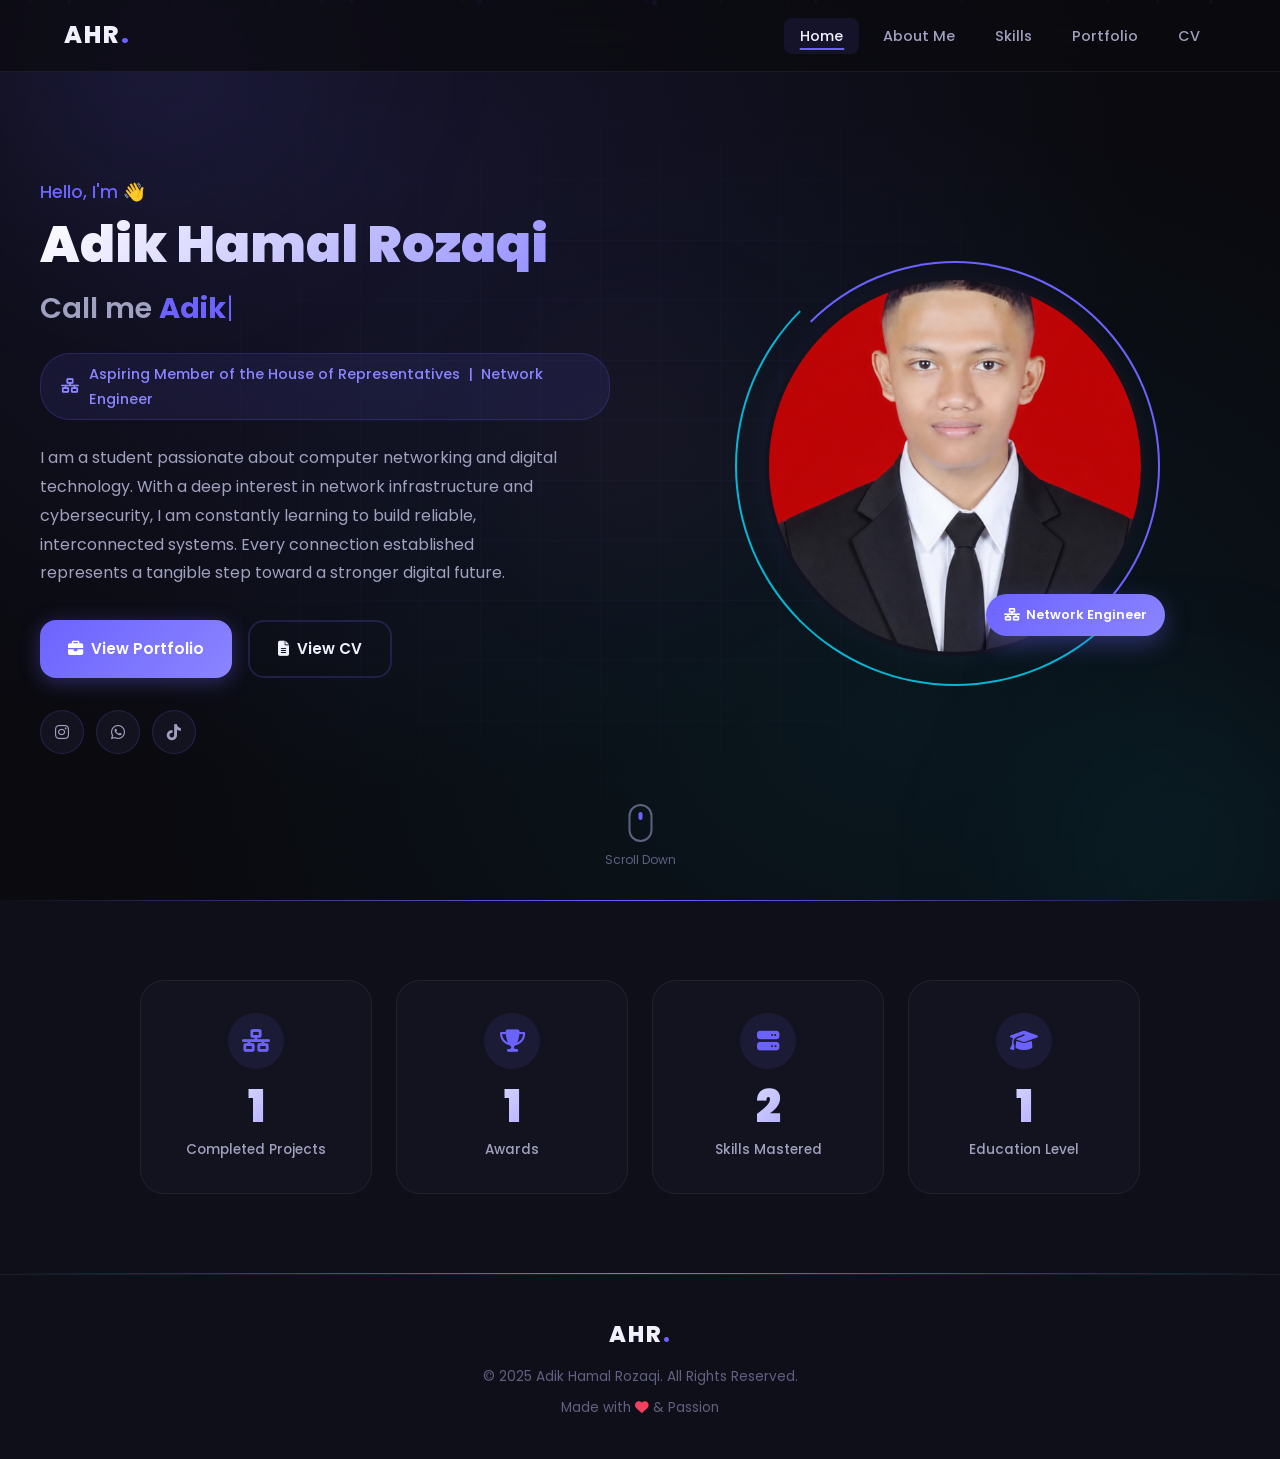
<file: index.html>
<!DOCTYPE html>
<html lang="id">
<head>
  <meta charset="UTF-8" />
  <meta name="viewport" content="width=device-width, initial-scale=1.0" />
  <title>Adik Hamal Rozaqi - Personal Branding</title>
  <link rel="icon" type="image/png" href="favicon-32x32.png" />
  <link rel="stylesheet" href="css/style.css" />
  <link rel="stylesheet" href="css/home.css" />
  <link href="https://fonts.googleapis.com/css2?family=Poppins:wght@300;400;500;600;700;800;900&display=swap" rel="stylesheet" />
  <link rel="stylesheet" href="https://cdnjs.cloudflare.com/ajax/libs/font-awesome/6.5.0/css/all.min.css" />
</head>
<body>

  <!-- NAVBAR -->
  <nav class="navbar" id="navbar">
    <div class="nav-container">
      <div class="nav-logo">
        <span class="logo-text">AHR<span class="accent">.</span></span>
      </div>
      <ul class="nav-links" id="navLinks">
        <li><a href="index.html" class="active">Home</a></li>
        <li><a href="about.html">About Me</a></li>
        <li><a href="skills.html">Skills</a></li>
        <li><a href="portfolio.html">Portfolio</a></li>
        <li><a href="cv.html">CV</a></li>
      </ul>
      <div class="hamburger" id="hamburger">
        <span></span><span></span><span></span>
      </div>
    </div>
  </nav>

  <!-- HERO SECTION -->
  <section class="hero" id="home">
    <div class="particles" id="particles"></div>
    <div class="orb orb-1"></div>
    <div class="orb orb-2"></div>
    <div class="orb orb-3"></div>

    <div class="hero-container">
      <div class="hero-text">
        <p class="hero-greeting">Hello, I'm 👋</p>
        <h1 class="hero-name">Adik Hamal Rozaqi</h1>
        <h2 class="hero-nickname">Call me <span class="accent-text" id="typewriter"></span><span class="cursor">|</span></h2>
        <div class="hero-tagline">
          <i class="fas fa-network-wired"></i>
          <span>Aspiring Member of the House of Representatives &nbsp;|&nbsp; Network Engineer</span>
        </div>
        <p class="hero-desc">
          I am a student passionate about computer networking and digital technology. 
          With a deep interest in network infrastructure and cybersecurity, I am constantly learning to build reliable, 
          interconnected systems. Every connection established represents a tangible step toward a stronger digital future.
        </p>
        <div class="hero-buttons">
          <a href="portfolio.html" class="btn btn-primary">
            <i class="fas fa-briefcase"></i> View Portfolio
          </a>
          <a href="cv.html" class="btn btn-outline">
            <i class="fas fa-file-alt"></i> View CV
          </a>
        </div>
        <div class="hero-socials">
          <a href="https://www.instagram.com/zakyqt_?igsh=dTUwZ3pwamFhMXZj" class="social-icon" title="Instagram" target="_blank"><i class="fab fa-instagram"></i></a>
          <a href="https://wa.me/62895422569550?text=Hallo+bang+zakiii+oi" class="social-icon" title="WhatsApp" target="_blank"><i class="fab fa-whatsapp"></i></a>
          <a href="https://tiktok.com/@ad1kick" class="social-icon" title="TikTok" target="_blank"><i class="fab fa-tiktok"></i></a>
        </div>
      </div>

      <div class="hero-image">
        <div class="image-wrapper">
          <div class="image-glow"></div>
          <div class="image-ring ring-1"></div>
          <div class="image-ring ring-2"></div>
          <img
            src="fotoadikjas.png"
            alt="Foto Profesional Adik Hamal Rozaqi"
            class="profile-photo"
            onerror="this.src='https://ui-avatars.com/api/?name=Adik+Rozaqi&size=400&background=6c63ff&color=fff&bold=true&font-size=0.33'"
          />
          <div class="image-badge">
            <i class="fas fa-network-wired"></i>
            <span>Network Engineer</span>
          </div>
        </div>
      </div>
    </div>

    <div class="scroll-indicator">
      <div class="scroll-mouse">
        <div class="scroll-wheel"></div>
      </div>
      <span>Scroll Down</span>
    </div>
  </section>

  <!-- QUICK STATS -->
  <section class="stats-section">
    <div class="stats-container">
      <div class="stat-card">
        <div class="stat-icon"><i class="fas fa-network-wired"></i></div>
        <h3 class="stat-number" data-target="4">0</h3>
        <p>Completed Projects</p>
      </div>
      <div class="stat-card">
        <div class="stat-icon"><i class="fas fa-trophy"></i></div>
        <h3 class="stat-number" data-target="3">0</h3>
        <p>Awards</p>
      </div>
      <div class="stat-card">
        <div class="stat-icon"><i class="fas fa-server"></i></div>
        <h3 class="stat-number" data-target="5">0</h3>
        <p>Skills Mastered</p>
      </div>
      <div class="stat-card">
        <div class="stat-icon"><i class="fas fa-graduation-cap"></i></div>
        <h3 class="stat-number" data-target="4">0</h3>
        <p>Education Level</p>
      </div>
    </div>
  </section>

  <!-- FOOTER -->
  <footer class="footer">
    <div class="footer-content">
      <p class="footer-logo">AHR<span class="accent">.</span></p>
      <p class="footer-copy">&copy; 2025 Adik Hamal Rozaqi. All Rights Reserved.</p>
      <p class="footer-love">Made with <i class="fas fa-heart" style="color:#f43f5e"></i> &amp; Passion</p>
    </div>
  </footer>

  <script src="js/main.js"></script>
  <script src="js/home.js"></script>
</body>
</html>
</file>
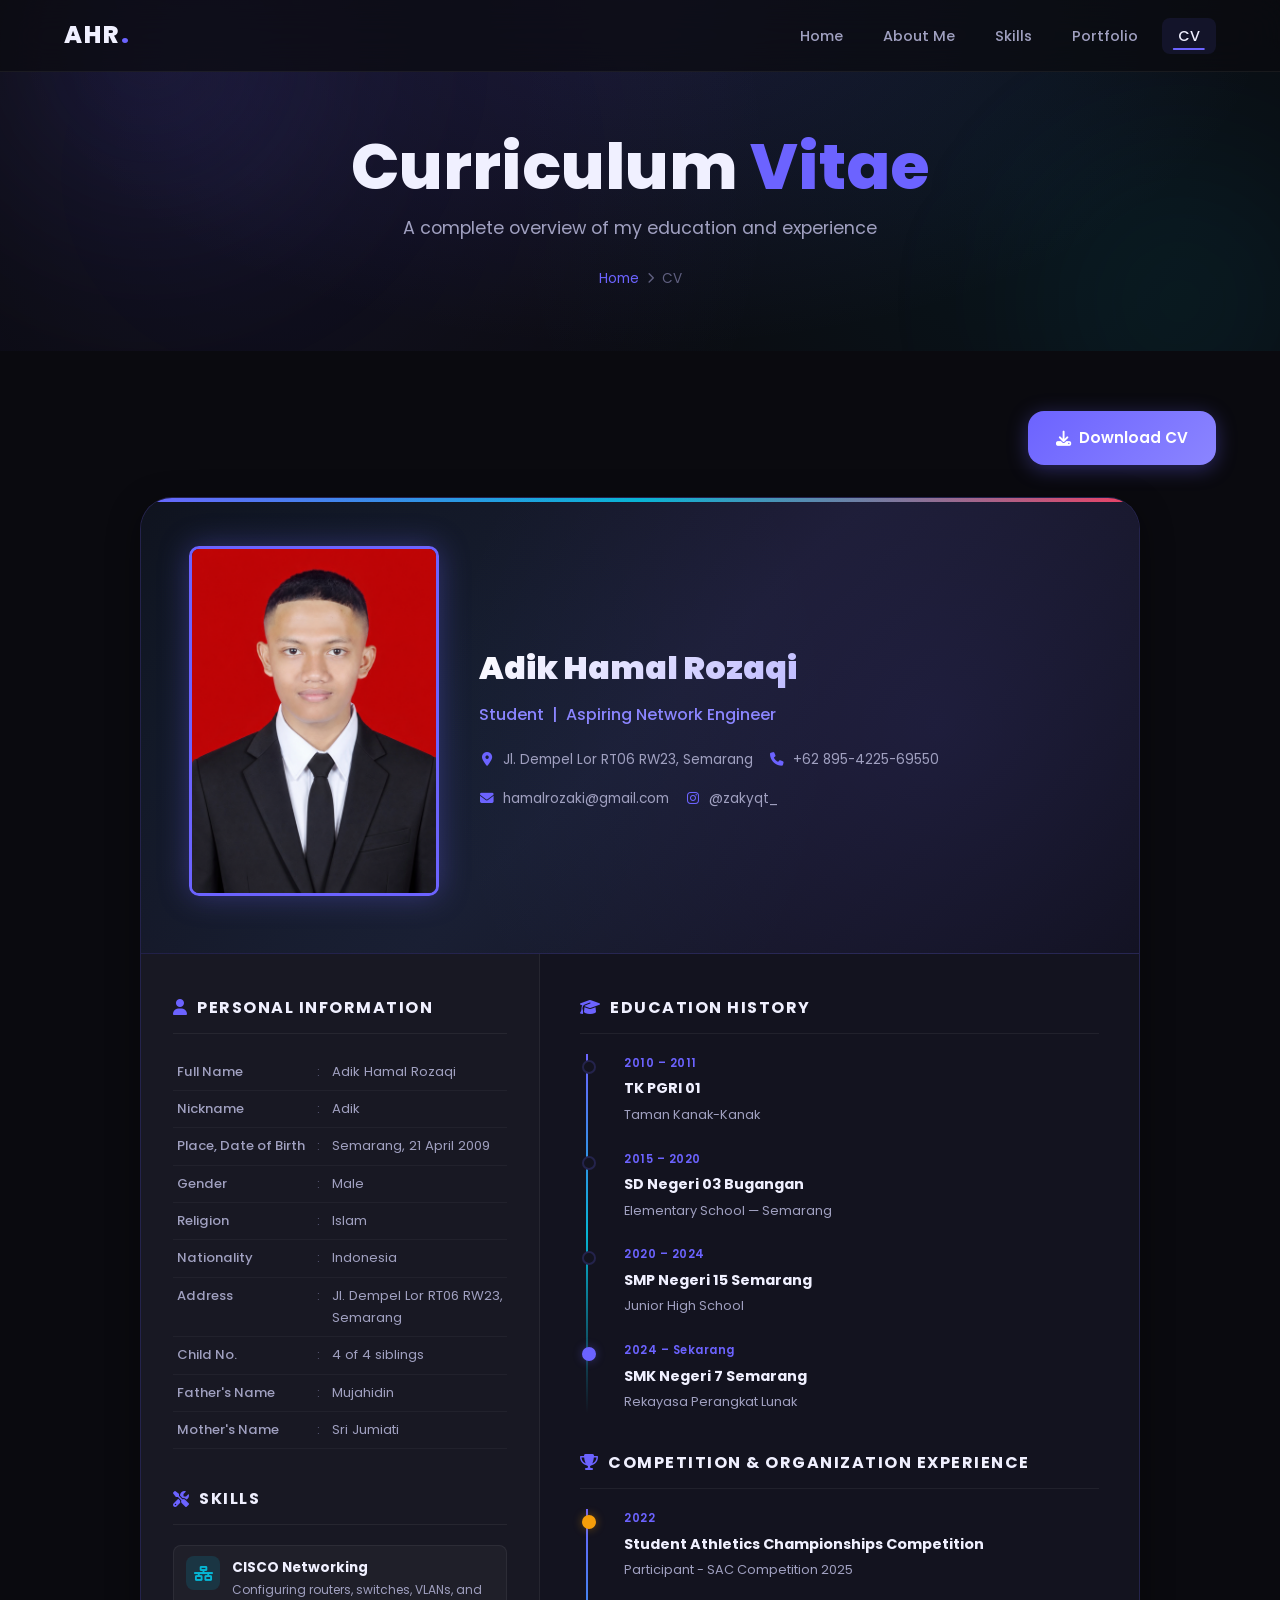
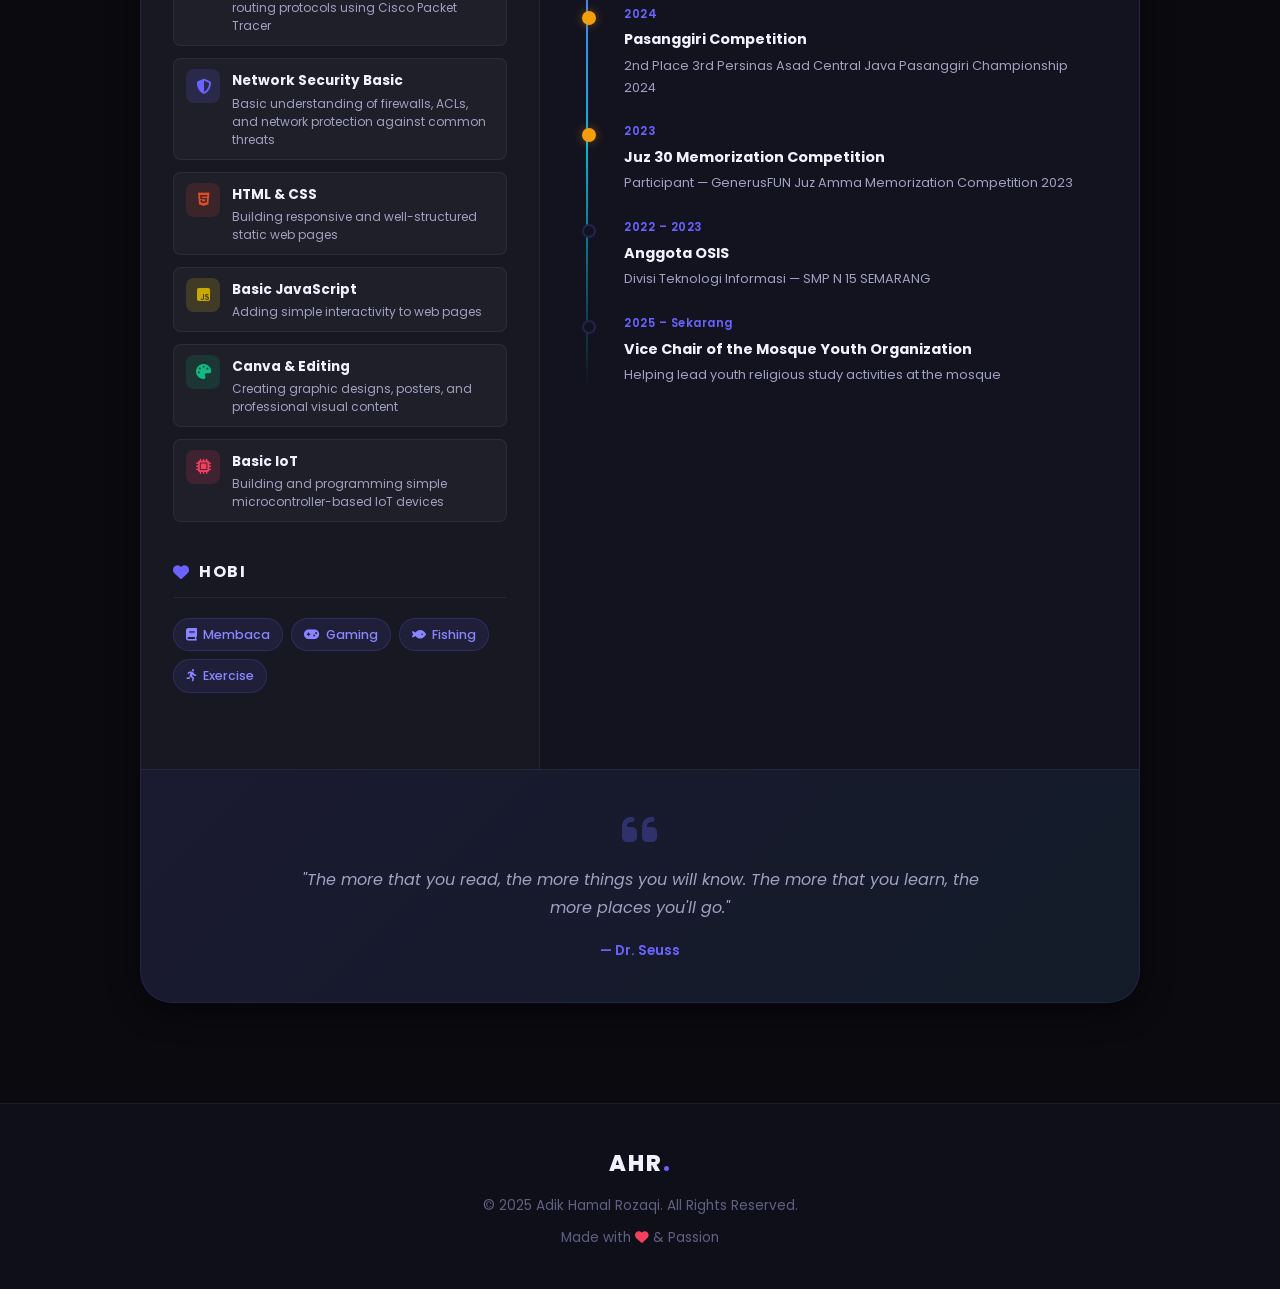
<file: cv.html>
<!DOCTYPE html>
<html lang="id">
<head>
  <meta charset="UTF-8" />
  <meta name="viewport" content="width=device-width, initial-scale=1.0" />
  <title>CV - Adik Hamal Rozaqi</title>
  <link rel="icon" type="image/png" href="favicon-32x32.png" />
  <link rel="stylesheet" href="css/style.css" />
  <link rel="stylesheet" href="css/cv.css" />
  <link href="https://fonts.googleapis.com/css2?family=Poppins:wght@300;400;500;600;700;800;900&display=swap" rel="stylesheet" />
  <link rel="stylesheet" href="https://cdnjs.cloudflare.com/ajax/libs/font-awesome/6.5.0/css/all.min.css" />
</head>
<body>

  <!-- NAVBAR -->
  <nav class="navbar" id="navbar">
    <div class="nav-container">
      <div class="nav-logo">
        <span class="logo-text">AHR<span class="accent">.</span></span>
      </div>
      <ul class="nav-links" id="navLinks">
        <li><a href="index.html">Home</a></li>
        <li><a href="about.html">About Me</a></li>
        <li><a href="skills.html">Skills</a></li>
        <li><a href="portfolio.html">Portfolio</a></li>
        <li><a href="cv.html" class="active">CV</a></li>
      </ul>
      <div class="hamburger" id="hamburger">
        <span></span><span></span><span></span>
      </div>
    </div>
  </nav>

  <!-- PAGE HEADER -->
  <section class="page-header">
    <div class="orb orb-1"></div>
    <div class="orb orb-2"></div>
    <div class="page-header-content">
      <h1>Curriculum <span class="accent-text">Vitae</span></h1>
      <p>A complete overview of my education and experience</p>
      <div class="breadcrumb">
        <a href="index.html">Home</a>
        <i class="fas fa-chevron-right"></i>
        <span>CV</span>
      </div>
    </div>
  </section>

  <!-- CV WRAPPER -->
  <section class="cv-section">
    <div class="container">

      <!-- Print Button -->
      <div class="cv-actions">
  <a href="cvadik.pdf"
     download="cvadik.pdf"
     class="btn btn-primary">
    <i class="fas fa-download"></i> Download CV
  </a>
</div>

      <!-- CV DOCUMENT -->
      <div class="cv-document" id="cvDocument">

        <!-- CV HEADER -->
        <div class="cv-header">
          <div class="cv-photo-wrapper">
            <img
              src="fotoadikjas - Copy.png"
              alt="Foto Profesional"
              class="cv-photo"
              onerror="this.src='https://ui-avatars.com/api/?name=Adik+Rozaqi&size=200&background=6c63ff&color=fff&bold=true'"
            />
          </div>
          <div class="cv-header-info">
            <h1 class="cv-name">Adik Hamal Rozaqi</h1>
            <p class="cv-title">Student  &nbsp;|&nbsp; Aspiring Network Engineer</p>
            <div class="cv-contacts">
              <div class="cv-contact-item">
                <i class="fas fa-map-marker-alt"></i>
                <span>Jl. Dempel Lor RT06 RW23, Semarang</span>
              </div>
              <div class="cv-contact-item">
                <i class="fas fa-phone"></i>
                <span>+62 895-4225-69550</span>
              </div>
              <div class="cv-contact-item">
                <i class="fas fa-envelope"></i>
                <span>hamalrozaki@gmail.com</span>
              </div>
              <div class="cv-contact-item">
                <i class="fab fa-instagram"></i>
                <span>@zakyqt_</span>
              </div>
            </div>
          </div>
        </div>

        <!-- CV BODY -->
        <div class="cv-body">

          <!-- LEFT COLUMN -->
          <div class="cv-left">

            <!-- Personal Information -->
            <div class="cv-block">
              <div class="cv-block-title">
                <i class="fas fa-user"></i>
                <h2>Personal Information</h2>
              </div>
              <div class="cv-block-content">
                <table class="cv-table">
                  <tr>
                    <td class="cv-td-label">Full Name</td>
                    <td>:</td>
                    <td>Adik Hamal Rozaqi</td>
                  </tr>
                  <tr>
                    <td class="cv-td-label">Nickname</td>
                    <td>:</td>
                    <td>Adik</td>
                  </tr>
                  <tr>
                    <td class="cv-td-label">Place, Date of Birth</td>
                    <td>:</td>
                    <td>Semarang, 21 April 2009</td>
                  </tr>
                  <tr>
                    <td class="cv-td-label">Gender</td>
                    <td>:</td>
                    <td>Male</td>
                  </tr>
                  <tr>
                    <td class="cv-td-label">Religion</td>
                    <td>:</td>
                    <td>Islam</td>
                  </tr>
                  <tr>
                    <td class="cv-td-label">Nationality</td>
                    <td>:</td>
                    <td>Indonesia</td>
                  </tr>
                  <tr>
                    <td class="cv-td-label">Address</td>
                    <td>:</td>
                    <td>Jl. Dempel Lor RT06 RW23, Semarang</td>
                  </tr>
                  <tr>
                    <td class="cv-td-label">Child No.</td>
                    <td>:</td>
                    <td>4 of 4 siblings</td>
                  </tr>
                  <tr>
                    <td class="cv-td-label">Father's Name</td>
                    <td>:</td>
                    <td>Mujahidin</td>
                  </tr>
                  <tr>
                    <td class="cv-td-label">Mother's Name</td>
                    <td>:</td>
                    <td>Sri Jumiati</td>
                  </tr>
                </table>
              </div>
            </div>

            <!-- Skills -->
            <div class="cv-block">
              <div class="cv-block-title">
                <i class="fas fa-tools"></i>
                <h2>Skills</h2>
              </div>
              <div class="cv-block-content">
                <div class="cv-skills-desc">

                  <div class="cv-skill-desc-item">
                    <div class="cv-skill-desc-icon" style="background:rgba(6,182,212,0.15);color:#06b6d4">
                      <i class="fas fa-network-wired"></i>
                    </div>
                    <div class="cv-skill-desc-text">
                      <h4>CISCO Networking</h4>
                      <p>Configuring routers, switches, VLANs, and routing protocols using Cisco Packet Tracer</p>
                    </div>
                  </div>

                  <div class="cv-skill-desc-item">
                    <div class="cv-skill-desc-icon" style="background:rgba(108,99,255,0.15);color:#6c63ff">
                      <i class="fas fa-shield-alt"></i>
                    </div>
                    <div class="cv-skill-desc-text">
                      <h4>Network Security Basic</h4>
                      <p>Basic understanding of firewalls, ACLs, and network protection against common threats</p>
                    </div>
                  </div>

                  <div class="cv-skill-desc-item">
                    <div class="cv-skill-desc-icon" style="background:rgba(228,77,38,0.15);color:#e44d26">
                      <i class="fab fa-html5"></i>
                    </div>
                    <div class="cv-skill-desc-text">
                      <h4>HTML &amp; CSS</h4>
                      <p>Building responsive and well-structured static web pages</p>
                    </div>
                  </div>

                  <div class="cv-skill-desc-item">
                    <div class="cv-skill-desc-icon" style="background:rgba(247,223,30,0.15);color:#c9a800">
                      <i class="fab fa-js-square"></i>
                    </div>
                    <div class="cv-skill-desc-text">
                      <h4>Basic JavaScript</h4>
                      <p>Adding simple interactivity to web pages</p>
                    </div>
                  </div>

                  <div class="cv-skill-desc-item">
                    <div class="cv-skill-desc-icon" style="background:rgba(16,185,129,0.15);color:#10b981">
                      <i class="fas fa-palette"></i>
                    </div>
                    <div class="cv-skill-desc-text">
                      <h4>Canva &amp; Editing</h4>
                      <p>Creating graphic designs, posters, and professional visual content</p>
                    </div>
                  </div>

                  <div class="cv-skill-desc-item">
                    <div class="cv-skill-desc-icon" style="background:rgba(244,63,94,0.15);color:#f43f5e">
                      <i class="fas fa-microchip"></i>
                    </div>
                    <div class="cv-skill-desc-text">
                      <h4>Basic IoT</h4>
                      <p>Building and programming simple microcontroller-based IoT devices</p>
                    </div>
                  </div>

                </div>
              </div>
            </div>

            <!-- Hobi -->
            <div class="cv-block">
              <div class="cv-block-title">
                <i class="fas fa-heart"></i>
                <h2>Hobi</h2>
              </div>
              <div class="cv-block-content">
                <div class="cv-hobbies">
                  <span class="cv-hobby-tag"><i class="fas fa-book"></i> Membaca</span>
                  <span class="cv-hobby-tag"><i class="fas fa-gamepad"></i> Gaming</span>
                  <span class="cv-hobby-tag"><i class="fas fa-fish"></i> Fishing</span>
                  <span class="cv-hobby-tag"><i class="fas fa-running"></i> Exercise</span>
                </div>
              </div>
            </div>

          </div>

          <!-- RIGHT COLUMN -->
          <div class="cv-right">

            <!-- Education -->
            <div class="cv-block">
              <div class="cv-block-title">
                <i class="fas fa-graduation-cap"></i>
                <h2>Education History</h2>
              </div>
              <div class="cv-block-content">
                <div class="cv-timeline">
                  <div class="cv-timeline-item">
                    <div class="cv-timeline-dot"></div>
                    <div class="cv-timeline-info">
                      <div class="cv-timeline-year">2010 – 2011</div>
                      <h4>TK PGRI 01</h4>
                      <p>Taman Kanak-Kanak</p>
                    </div>
                  </div>
                  <div class="cv-timeline-item">
                    <div class="cv-timeline-dot"></div>
                    <div class="cv-timeline-info">
                      <div class="cv-timeline-year">2015 – 2020</div>
                      <h4>SD Negeri 03 Bugangan</h4>
                      <p>Elementary School — Semarang</p>
                    </div>
                  </div>
                  <div class="cv-timeline-item">
                    <div class="cv-timeline-dot"></div>
                    <div class="cv-timeline-info">
                      <div class="cv-timeline-year">2020 – 2024</div>
                      <h4>SMP Negeri 15 Semarang</h4>
                      <p>Junior High School</p>
                    </div>
                  </div>
                  <div class="cv-timeline-item active">
                    <div class="cv-timeline-dot active"></div>
                    <div class="cv-timeline-info">
                      <div class="cv-timeline-year">2024 – Sekarang</div>
                      <h4>SMK Negeri 7 Semarang</h4>
                      <p>Rekayasa Perangkat Lunak</p>
                    </div>
                  </div>
                </div>
              </div>
            </div>

            <!-- Pengalaman Lomba & Organisasi -->
            <div class="cv-block">
              <div class="cv-block-title">
                <i class="fas fa-trophy"></i>
                <h2>Competition &amp; Organization Experience</h2>
              </div>
              <div class="cv-block-content">
                <div class="cv-timeline">
                  <div class="cv-timeline-item">
                    <div class="cv-timeline-dot gold"></div>
                    <div class="cv-timeline-info">
                      <div class="cv-timeline-year">2022</div>
                      <h4>Student Athletics Championships Competition</h4>
                      <p>Participant - SAC Competition 2025</p>
                    </div>
                  </div>
                  <div class="cv-timeline-item">
                    <div class="cv-timeline-dot gold"></div>
                    <div class="cv-timeline-info">
                      <div class="cv-timeline-year">2024</div>
                      <h4>Pasanggiri Competition</h4>
                      <p>2nd Place 3rd Persinas Asad Central Java Pasanggiri Championship 2024</p>
                    </div>
                  </div>
                  <div class="cv-timeline-item">
                    <div class="cv-timeline-dot gold"></div>
                    <div class="cv-timeline-info">
                      <div class="cv-timeline-year">2023</div>
                      <h4>Juz 30 Memorization Competition</h4>
                      <p>Participant — GenerusFUN Juz Amma Memorization Competition 2023</p>
                    </div>
                  </div>
                  <div class="cv-timeline-item">
                    <div class="cv-timeline-dot"></div>
                    <div class="cv-timeline-info">
                      <div class="cv-timeline-year">2022 – 2023</div>
                      <h4>Anggota OSIS</h4>
                      <p>Divisi Teknologi Informasi — SMP N 15 SEMARANG</p>
                    </div>
                  </div>
                  <div class="cv-timeline-item">
                    <div class="cv-timeline-dot"></div>
                    <div class="cv-timeline-info">
                      <div class="cv-timeline-year">2025 – Sekarang</div>
                      <h4>Vice Chair of the Mosque Youth Organization</h4>
                      <p>Helping lead youth religious study activities at the mosque</p>
                    </div>
                  </div>
                </div>
              </div>
            </div>

          </div>
        </div>

        <!-- QUOTES -->
        <div class="cv-quotes">
          <div class="cv-quote-wrapper">
            <i class="fas fa-quote-left cv-quote-icon"></i>
            <blockquote class="cv-quote-text">
             "The more that you read, the more things you will know. The more that you learn, the more places you'll go."


            </blockquote>
            <p class="cv-quote-author">— Dr. Seuss</p>
          </div>
        </div>

      </div>
      <!-- END CV DOCUMENT -->

    </div>
  </section>

  <!-- FOOTER -->
  <footer class="footer">
    <div class="footer-content">
      <p class="footer-logo">AHR<span class="accent">.</span></p>
      <p class="footer-copy">&copy; 2025 Adik Hamal Rozaqi. All Rights Reserved.</p>
      <p class="footer-love">Made with <i class="fas fa-heart" style="color:#f43f5e"></i> &amp; Passion</p>
    </div>
  </footer>

  <script src="js/main.js"></script>
</body>
</html>
</file>
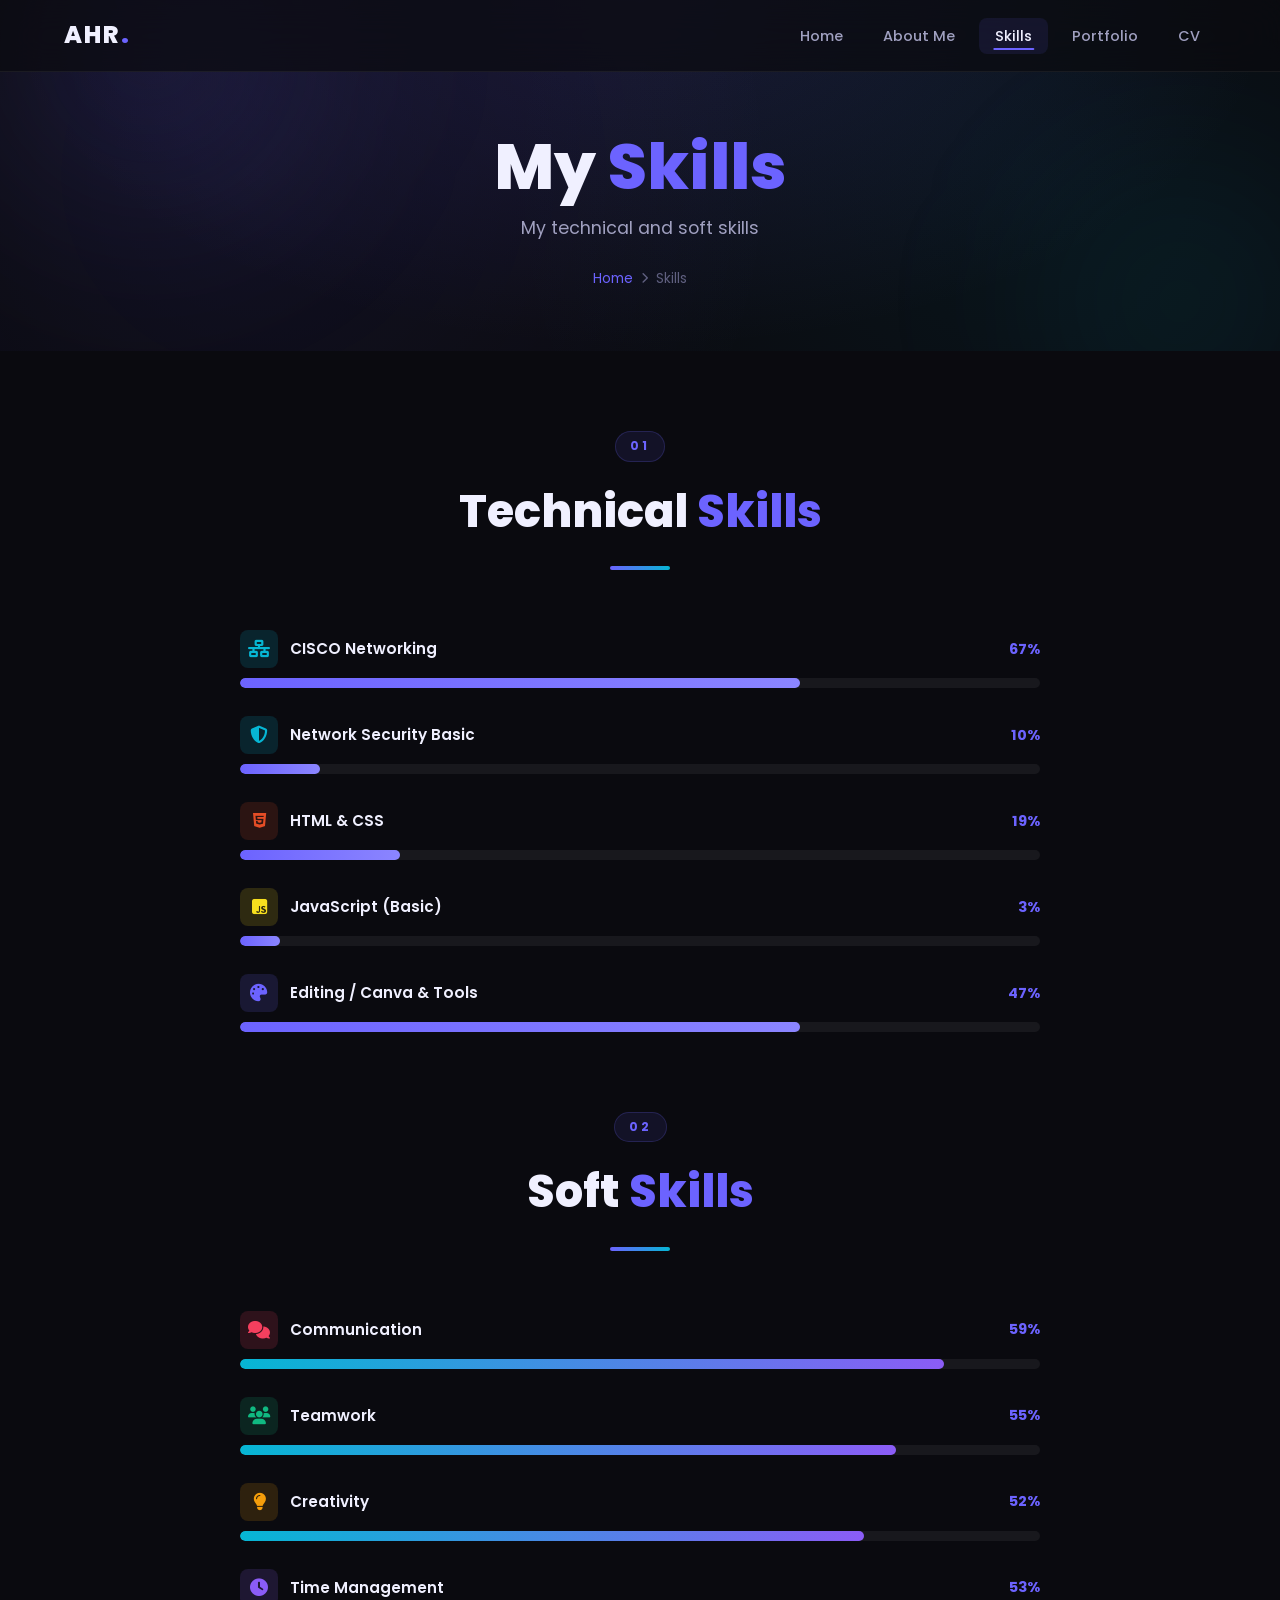
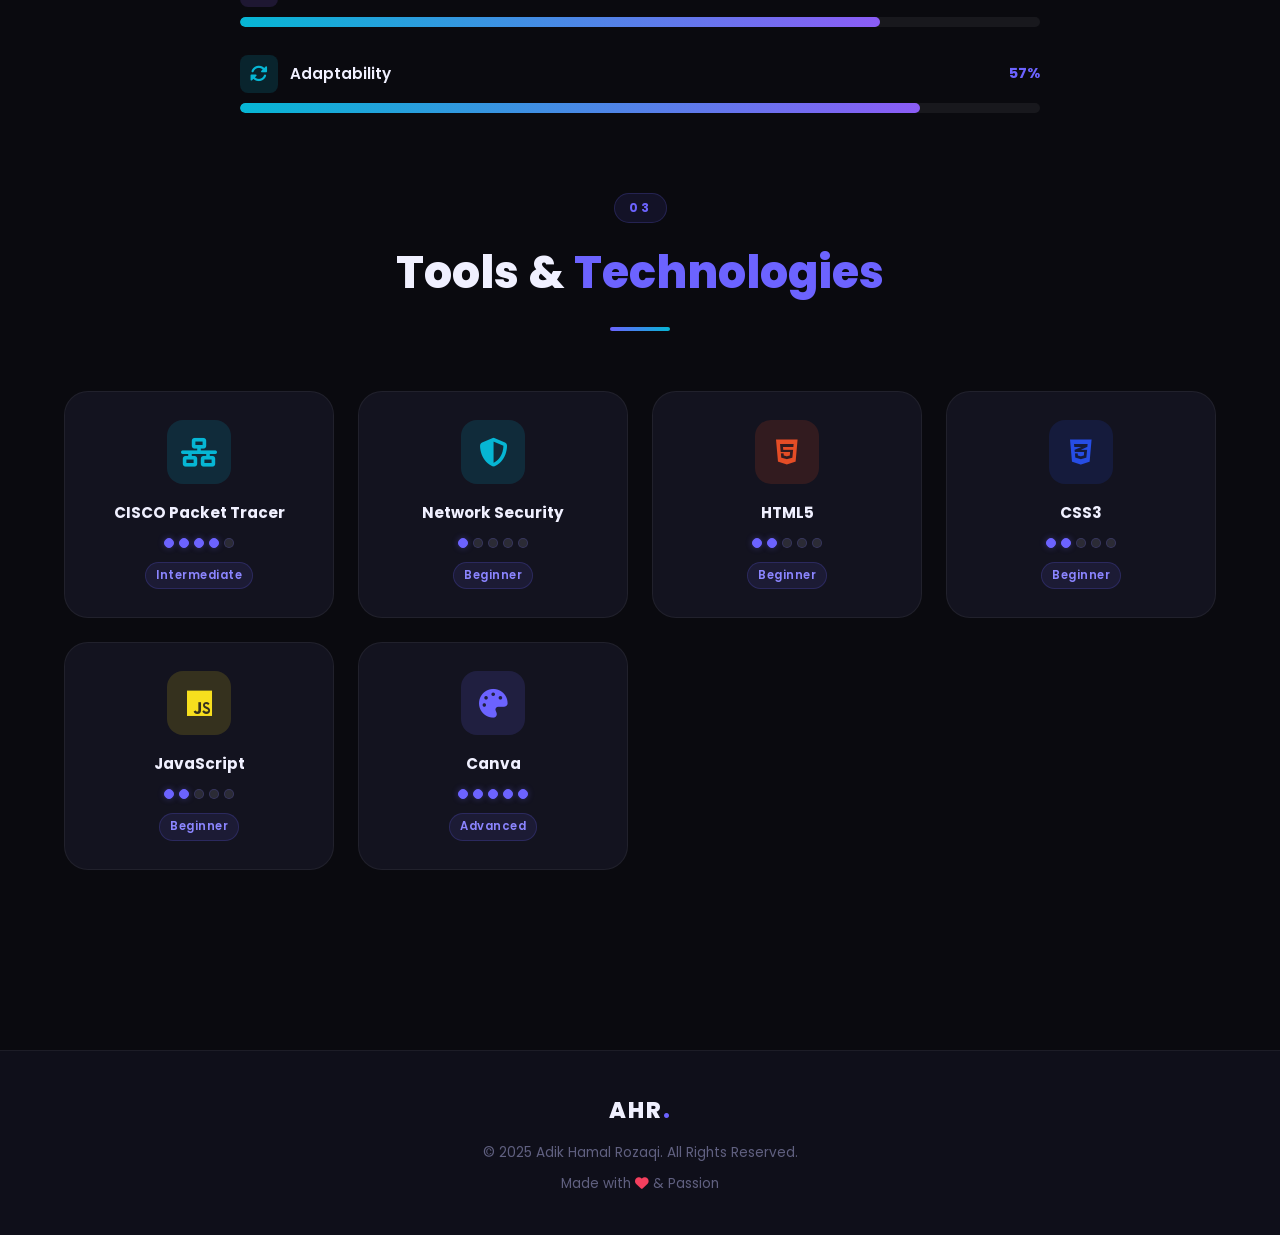
<file: skills.html>
<!DOCTYPE html>
<html lang="id">
<head>
  <meta charset="UTF-8" />
  <meta name="viewport" content="width=device-width, initial-scale=1.0" />
  <title>Skills - Adik Hamal Rozaqi</title>
  <link rel="icon" type="image/png" href="favicon-32x32.png" />
  <link rel="stylesheet" href="css/style.css" />
  <link rel="stylesheet" href="css/skills.css" />
  <link href="https://fonts.googleapis.com/css2?family=Poppins:wght@300;400;500;600;700;800;900&display=swap" rel="stylesheet" />
  <link rel="stylesheet" href="https://cdnjs.cloudflare.com/ajax/libs/font-awesome/6.5.0/css/all.min.css" />
</head>
<body>

  <!-- NAVBAR -->
  <nav class="navbar" id="navbar">
    <div class="nav-container">
      <div class="nav-logo">
        <span class="logo-text">AHR<span class="accent">.</span></span>
      </div>
      <ul class="nav-links" id="navLinks">
        <li><a href="index.html">Home</a></li>
        <li><a href="about.html">About Me</a></li>
        <li><a href="skills.html" class="active">Skills</a></li>
        <li><a href="portfolio.html">Portfolio</a></li>
        <li><a href="cv.html">CV</a></li>
      </ul>
      <div class="hamburger" id="hamburger">
        <span></span><span></span><span></span>
      </div>
    </div>
  </nav>

  <!-- PAGE HEADER -->
  <section class="page-header">
    <div class="orb orb-1"></div>
    <div class="orb orb-2"></div>
    <div class="page-header-content">
      <h1>My <span class="accent-text">Skills</span></h1>
      <p>My technical and soft skills</p>
      <div class="breadcrumb">
        <a href="index.html">Home</a>
        <i class="fas fa-chevron-right"></i>
        <span>Skills</span>
      </div>
    </div>
  </section>

  <!-- SKILLS SECTION -->
  <section class="skills-section">
    <div class="container">

      <!-- Technical Skills -->
      <div class="skills-block">
        <div class="section-title">
          <span class="section-tag">01</span>
          <h2>Technical <span class="accent-text">Skills</span></h2>
          <div class="title-line"></div>
        </div>
        <div class="skills-bars">

          <div class="skill-bar-item" data-percent="70">
            <div class="skill-bar-header">
              <div class="skill-bar-label">
                <span class="skill-icon cisco"><i class="fas fa-network-wired"></i></span>
                <span class="skill-name">CISCO Networking</span>
              </div>
              <span class="skill-percent">70%</span>
            </div>
            <div class="skill-bar-track">
              <div class="skill-bar-fill" style="--target-width: 70%">
                <div class="skill-bar-glow"></div>
              </div>
            </div>
          </div>

          <div class="skill-bar-item" data-percent="10">
            <div class="skill-bar-header">
              <div class="skill-bar-label">
                <span class="skill-icon cisco"><i class="fas fa-shield-alt"></i></span>
                <span class="skill-name">Network Security Basic</span>
              </div>
              <span class="skill-percent">10%</span>
            </div>
            <div class="skill-bar-track">
              <div class="skill-bar-fill" style="--target-width: 10%">
                <div class="skill-bar-glow"></div>
              </div>
            </div>
          </div>

          <div class="skill-bar-item" data-percent="20">
            <div class="skill-bar-header">
              <div class="skill-bar-label">
                <span class="skill-icon html"><i class="fab fa-html5"></i></span>
                <span class="skill-name">HTML &amp; CSS</span>
              </div>
              <span class="skill-percent">20%</span>
            </div>
            <div class="skill-bar-track">
              <div class="skill-bar-fill" style="--target-width: 20%">
                <div class="skill-bar-glow"></div>
              </div>
            </div>
          </div>

          <div class="skill-bar-item" data-percent="5">
            <div class="skill-bar-header">
              <div class="skill-bar-label">
                <span class="skill-icon js"><i class="fab fa-js-square"></i></span>
                <span class="skill-name">JavaScript (Basic)</span>
              </div>
              <span class="skill-percent">5%</span>
            </div>
            <div class="skill-bar-track">
              <div class="skill-bar-fill" style="--target-width: 5%">
                <div class="skill-bar-glow"></div>
              </div>
            </div>
          </div>

          <div class="skill-bar-item" data-percent="70">
            <div class="skill-bar-header">
              <div class="skill-bar-label">
                <span class="skill-icon canva"><i class="fas fa-palette"></i></span>
                <span class="skill-name">Editing / Canva &amp; Tools</span>
              </div>
              <span class="skill-percent">70%</span>
            </div>
            <div class="skill-bar-track">
              <div class="skill-bar-fill" style="--target-width: 70%">
                <div class="skill-bar-glow"></div>
              </div>
            </div>
          </div>

        </div>
      </div>

      <!-- Soft Skills -->
      <div class="skills-block">
        <div class="section-title">
          <span class="section-tag">02</span>
          <h2>Soft <span class="accent-text">Skills</span></h2>
          <div class="title-line"></div>
        </div>
        <div class="skills-bars">

          <div class="skill-bar-item" data-percent="88">
            <div class="skill-bar-header">
              <div class="skill-bar-label">
                <span class="skill-icon soft1"><i class="fas fa-comments"></i></span>
                <span class="skill-name">Communication</span>
              </div>
              <span class="skill-percent">88%</span>
            </div>
            <div class="skill-bar-track">
              <div class="skill-bar-fill soft-fill" style="--target-width: 88%">
                <div class="skill-bar-glow"></div>
              </div>
            </div>
          </div>

          <div class="skill-bar-item" data-percent="82">
            <div class="skill-bar-header">
              <div class="skill-bar-label">
                <span class="skill-icon soft2"><i class="fas fa-users"></i></span>
                <span class="skill-name">Teamwork</span>
              </div>
              <span class="skill-percent">82%</span>
            </div>
            <div class="skill-bar-track">
              <div class="skill-bar-fill soft-fill" style="--target-width: 82%">
                <div class="skill-bar-glow"></div>
              </div>
            </div>
          </div>

          <div class="skill-bar-item" data-percent="78">
            <div class="skill-bar-header">
              <div class="skill-bar-label">
                <span class="skill-icon soft3"><i class="fas fa-lightbulb"></i></span>
                <span class="skill-name">Creativity</span>
              </div>
              <span class="skill-percent">78%</span>
            </div>
            <div class="skill-bar-track">
              <div class="skill-bar-fill soft-fill" style="--target-width: 78%">
                <div class="skill-bar-glow"></div>
              </div>
            </div>
          </div>

          <div class="skill-bar-item" data-percent="80">
            <div class="skill-bar-header">
              <div class="skill-bar-label">
                <span class="skill-icon soft4"><i class="fas fa-clock"></i></span>
                <span class="skill-name">Time Management</span>
              </div>
              <span class="skill-percent">80%</span>
            </div>
            <div class="skill-bar-track">
              <div class="skill-bar-fill soft-fill" style="--target-width: 80%">
                <div class="skill-bar-glow"></div>
              </div>
            </div>
          </div>

          <div class="skill-bar-item" data-percent="85">
            <div class="skill-bar-header">
              <div class="skill-bar-label">
                <span class="skill-icon soft5"><i class="fas fa-sync-alt"></i></span>
                <span class="skill-name">Adaptability</span>
              </div>
              <span class="skill-percent">85%</span>
            </div>
            <div class="skill-bar-track">
              <div class="skill-bar-fill soft-fill" style="--target-width: 85%">
                <div class="skill-bar-glow"></div>
              </div>
            </div>
          </div>

        </div>
      </div>

      <!-- Skills Cards Grid -->
      <div class="skills-block">
        <div class="section-title">
          <span class="section-tag">03</span>
          <h2>Tools &amp; <span class="accent-text">Technologies</span></h2>
          <div class="title-line"></div>
        </div>
        <div class="tools-grid">
          <div class="tool-card">
            <div class="tool-icon cisco-icon"><i class="fas fa-network-wired"></i></div>
            <h4>CISCO Packet Tracer</h4>
            <div class="tool-level">
              <span class="level-dot active"></span>
              <span class="level-dot active"></span>
              <span class="level-dot active"></span>
              <span class="level-dot active"></span>
              <span class="level-dot"></span>
            </div>
            <span class="tool-tag">Intermediate</span>
          </div>
          <div class="tool-card">
            <div class="tool-icon" style="background:rgba(6,182,212,0.15);color:#06b6d4"><i class="fas fa-shield-alt"></i></div>
            <h4>Network Security</h4>
            <div class="tool-level">
              <span class="level-dot active"></span>
              <span class="level-dot"></span>
              <span class="level-dot"></span>
              <span class="level-dot"></span>
              <span class="level-dot"></span>
            </div>
            <span class="tool-tag">Beginner</span>
          </div>
          <div class="tool-card">
            <div class="tool-icon html-icon"><i class="fab fa-html5"></i></div>
            <h4>HTML5</h4>
            <div class="tool-level">
              <span class="level-dot active"></span>
              <span class="level-dot active"></span>
              <span class="level-dot"></span>
              <span class="level-dot"></span>
              <span class="level-dot"></span>
            </div>
            <span class="tool-tag">Beginner</span>
          </div>
          <div class="tool-card">
            <div class="tool-icon css-icon"><i class="fab fa-css3-alt"></i></div>
            <h4>CSS3</h4>
            <div class="tool-level">
              <span class="level-dot active"></span>
              <span class="level-dot active"></span>
              <span class="level-dot"></span>
              <span class="level-dot"></span>
              <span class="level-dot"></span>
            </div>
            <span class="tool-tag">Beginner</span>
          </div>
          <div class="tool-card">
            <div class="tool-icon js-icon"><i class="fab fa-js"></i></div>
            <h4>JavaScript</h4>
            <div class="tool-level">
              <span class="level-dot active"></span>
              <span class="level-dot active"></span>
              <span class="level-dot"></span>
              <span class="level-dot"></span>
              <span class="level-dot"></span>
            </div>
            <span class="tool-tag">Beginner</span>
          </div>
          <div class="tool-card">
            <div class="tool-icon canva-icon"><i class="fas fa-palette"></i></div>
            <h4>Canva</h4>
            <div class="tool-level">
              <span class="level-dot active"></span>
              <span class="level-dot active"></span>
              <span class="level-dot active"></span>
              <span class="level-dot active"></span>
              <span class="level-dot active"></span>
            </div>
            <span class="tool-tag">Advanced</span>
          </div>
        </div>
      </div>

    </div>
  </section>

  <!-- FOOTER -->
  <footer class="footer">
    <div class="footer-content">
      <p class="footer-logo">AHR<span class="accent">.</span></p>
      <p class="footer-copy">&copy; 2025 Adik Hamal Rozaqi. All Rights Reserved.</p>
      <p class="footer-love">Made with <i class="fas fa-heart" style="color:#f43f5e"></i> &amp; Passion</p>
    </div>
  </footer>

  <script src="js/main.js"></script>
  <script src="js/skills.js"></script>
</body>
</html>
</file>
<file: css/style.css>
/* ============================================
   GLOBAL STYLES - style.css
   Personal Branding - Muhammad Rizky Pratama
   ============================================ */

/* ---- CSS Variables ---- */
:root {
  --bg-primary:    #0a0a0f;
  --bg-secondary:  #0f0f1a;
  --bg-card:       #13131f;
  --bg-card-hover: #1a1a2e;

  --accent:        #6c63ff;
  --accent-light:  #8b85ff;
  --accent-glow:   rgba(108, 99, 255, 0.35);
  --accent-2:      #f43f5e;
  --accent-3:      #06b6d4;

  --text-primary:  #f0f0ff;
  --text-secondary:#a0a0c0;
  --text-muted:    #606080;

  --border:        rgba(108, 99, 255, 0.2);
  --border-light:  rgba(255, 255, 255, 0.06);

  --shadow-card:   0 8px 32px rgba(0, 0, 0, 0.4);
  --shadow-glow:   0 0 40px rgba(108, 99, 255, 0.25);

  --radius-sm:     8px;
  --radius-md:     16px;
  --radius-lg:     24px;
  --radius-xl:     32px;

  --transition:    all 0.3s cubic-bezier(0.4, 0, 0.2, 1);
  --transition-slow: all 0.6s cubic-bezier(0.4, 0, 0.2, 1);

  --font:          'Poppins', sans-serif;
  --nav-height:    72px;
}

/* ---- Reset & Base ---- */
*, *::before, *::after {
  margin: 0;
  padding: 0;
  box-sizing: border-box;
}

html {
  scroll-behavior: smooth;
  font-size: 16px;
}

body {
  font-family: var(--font);
  background-color: var(--bg-primary);
  color: var(--text-primary);
  line-height: 1.7;
  overflow-x: hidden;
  -webkit-font-smoothing: antialiased;
}

/* ---- Scrollbar ---- */
::-webkit-scrollbar { width: 6px; }
::-webkit-scrollbar-track { background: var(--bg-primary); }
::-webkit-scrollbar-thumb {
  background: var(--accent);
  border-radius: 3px;
}
::-webkit-scrollbar-thumb:hover { background: var(--accent-light); }

/* ---- Selection ---- */
::selection {
  background: var(--accent-glow);
  color: var(--text-primary);
}

/* ---- Container ---- */
.container {
  max-width: 1200px;
  margin: 0 auto;
  padding: 0 24px;
}

/* ---- Accent Color ---- */
.accent { color: var(--accent); }
.accent-text { color: var(--accent); }

/* ============================================
   NAVBAR
   ============================================ */
.navbar {
  position: fixed;
  top: 0;
  left: 0;
  right: 0;
  z-index: 1000;
  height: var(--nav-height);
  background: rgba(10, 10, 15, 0.7);
  backdrop-filter: blur(20px);
  -webkit-backdrop-filter: blur(20px);
  border-bottom: 1px solid var(--border-light);
  transition: var(--transition);
}

.navbar.scrolled {
  background: rgba(10, 10, 15, 0.95);
  box-shadow: 0 4px 30px rgba(0, 0, 0, 0.5);
}

.nav-container {
  max-width: 1200px;
  margin: 0 auto;
  padding: 0 24px;
  height: 100%;
  display: flex;
  align-items: center;
  justify-content: space-between;
}

.nav-logo .logo-text {
  font-size: 1.5rem;
  font-weight: 800;
  letter-spacing: 2px;
  color: var(--text-primary);
}

.nav-links {
  display: flex;
  list-style: none;
  gap: 8px;
}

.nav-links a {
  text-decoration: none;
  color: var(--text-secondary);
  font-size: 0.9rem;
  font-weight: 500;
  padding: 8px 16px;
  border-radius: var(--radius-sm);
  transition: var(--transition);
  position: relative;
}

.nav-links a::after {
  content: '';
  position: absolute;
  bottom: 4px;
  left: 50%;
  transform: translateX(-50%);
  width: 0;
  height: 2px;
  background: var(--accent);
  border-radius: 2px;
  transition: var(--transition);
}

.nav-links a:hover,
.nav-links a.active {
  color: var(--text-primary);
  background: rgba(108, 99, 255, 0.1);
}

.nav-links a:hover::after,
.nav-links a.active::after {
  width: 60%;
}

/* Hamburger */
.hamburger {
  display: none;
  flex-direction: column;
  gap: 5px;
  cursor: pointer;
  padding: 4px;
}

.hamburger span {
  display: block;
  width: 24px;
  height: 2px;
  background: var(--text-primary);
  border-radius: 2px;
  transition: var(--transition);
}

/* ============================================
   PAGE HEADER (shared across pages)
   ============================================ */
.page-header {
  min-height: 320px;
  display: flex;
  align-items: center;
  justify-content: center;
  text-align: center;
  padding: calc(var(--nav-height) + 60px) 24px 60px;
  position: relative;
  overflow: hidden;
  background: radial-gradient(ellipse at 50% 0%, rgba(108, 99, 255, 0.15) 0%, transparent 70%);
}

.page-header::before {
  content: '';
  position: absolute;
  inset: 0;
  background:
    radial-gradient(circle at 20% 50%, rgba(108, 99, 255, 0.08) 0%, transparent 50%),
    radial-gradient(circle at 80% 50%, rgba(6, 182, 212, 0.06) 0%, transparent 50%);
}

.page-header-content {
  position: relative;
  z-index: 2;
}

.page-header h1 {
  font-size: clamp(2.5rem, 6vw, 4rem);
  font-weight: 800;
  margin-bottom: 12px;
  line-height: 1.1;
}

.page-header p {
  font-size: 1.1rem;
  color: var(--text-secondary);
  margin-bottom: 20px;
}

.breadcrumb {
  display: inline-flex;
  align-items: center;
  gap: 8px;
  font-size: 0.85rem;
  color: var(--text-muted);
}

.breadcrumb a {
  color: var(--accent);
  text-decoration: none;
  transition: var(--transition);
}

.breadcrumb a:hover { color: var(--accent-light); }

.breadcrumb i { font-size: 0.7rem; }

/* ============================================
   ORB BACKGROUNDS
   ============================================ */
.orb {
  position: absolute;
  border-radius: 50%;
  filter: blur(80px);
  pointer-events: none;
  z-index: 0;
}

.orb-1 {
  width: 500px;
  height: 500px;
  background: radial-gradient(circle, rgba(108, 99, 255, 0.15) 0%, transparent 70%);
  top: -200px;
  left: -100px;
  animation: orbFloat 8s ease-in-out infinite;
}

.orb-2 {
  width: 400px;
  height: 400px;
  background: radial-gradient(circle, rgba(6, 182, 212, 0.1) 0%, transparent 70%);
  bottom: -150px;
  right: -100px;
  animation: orbFloat 10s ease-in-out infinite reverse;
}

.orb-3 {
  width: 300px;
  height: 300px;
  background: radial-gradient(circle, rgba(244, 63, 94, 0.08) 0%, transparent 70%);
  top: 50%;
  left: 50%;
  transform: translate(-50%, -50%);
  animation: orbFloat 12s ease-in-out infinite;
}

@keyframes orbFloat {
  0%, 100% { transform: translate(0, 0) scale(1); }
  33%       { transform: translate(30px, -20px) scale(1.05); }
  66%       { transform: translate(-20px, 15px) scale(0.95); }
}

/* ============================================
   SECTION TITLE (shared)
   ============================================ */
.section-title {
  text-align: center;
  margin-bottom: 60px;
  position: relative;
}

.section-tag {
  display: inline-block;
  font-size: 0.75rem;
  font-weight: 700;
  letter-spacing: 3px;
  text-transform: uppercase;
  color: var(--accent);
  background: rgba(108, 99, 255, 0.1);
  border: 1px solid var(--border);
  padding: 4px 14px;
  border-radius: 20px;
  margin-bottom: 12px;
}

.section-title h2 {
  font-size: clamp(1.8rem, 4vw, 2.8rem);
  font-weight: 800;
  margin-bottom: 16px;
}

.title-line {
  width: 60px;
  height: 4px;
  background: linear-gradient(90deg, var(--accent), var(--accent-3));
  border-radius: 2px;
  margin: 0 auto;
}

/* ============================================
   BUTTONS
   ============================================ */
.btn {
  display: inline-flex;
  align-items: center;
  gap: 8px;
  padding: 14px 28px;
  border-radius: var(--radius-md);
  font-family: var(--font);
  font-size: 0.95rem;
  font-weight: 600;
  text-decoration: none;
  cursor: pointer;
  border: none;
  transition: var(--transition);
  position: relative;
  overflow: hidden;
}

.btn::before {
  content: '';
  position: absolute;
  inset: 0;
  background: rgba(255, 255, 255, 0.1);
  opacity: 0;
  transition: var(--transition);
}

.btn:hover::before { opacity: 1; }

.btn-primary {
  background: linear-gradient(135deg, var(--accent), var(--accent-light));
  color: #fff;
  box-shadow: 0 4px 20px var(--accent-glow);
}

.btn-primary:hover {
  transform: translateY(-2px);
  box-shadow: 0 8px 30px var(--accent-glow);
}

.btn-outline {
  background: transparent;
  color: var(--text-primary);
  border: 2px solid var(--border);
}

.btn-outline:hover {
  border-color: var(--accent);
  color: var(--accent);
  transform: translateY(-2px);
}

/* ============================================
   FOOTER
   ============================================ */
.footer {
  background: var(--bg-secondary);
  border-top: 1px solid var(--border-light);
  padding: 40px 24px;
  text-align: center;
}

.footer-content {
  display: flex;
  flex-direction: column;
  align-items: center;
  gap: 8px;
}

.footer-logo {
  font-size: 1.4rem;
  font-weight: 800;
  letter-spacing: 2px;
  color: var(--text-primary);
  margin-bottom: 4px;
}

.footer-copy {
  font-size: 0.85rem;
  color: var(--text-muted);
}

.footer-love {
  font-size: 0.85rem;
  color: var(--text-muted);
}

/* ============================================
   RESPONSIVE - MOBILE
   ============================================ */
@media (max-width: 768px) {
  .nav-links {
    position: fixed;
    top: var(--nav-height);
    left: 0;
    right: 0;
    background: rgba(10, 10, 15, 0.98);
    backdrop-filter: blur(20px);
    flex-direction: column;
    padding: 20px;
    gap: 4px;
    transform: translateY(-100%);
    opacity: 0;
    pointer-events: none;
    transition: var(--transition);
    border-bottom: 1px solid var(--border-light);
  }

  .nav-links.open {
    transform: translateY(0);
    opacity: 1;
    pointer-events: all;
  }

  .nav-links a {
    padding: 12px 16px;
    display: block;
  }

  .hamburger { display: flex; }
}
</file>
<file: css/home.css>
/* ============================================
   HOME PAGE STYLES - home.css
   ============================================ */

/* ---- HERO ---- */
.hero {
  min-height: 100vh;
  display: flex;
  flex-direction: column;
  align-items: center;
  justify-content: center;
  position: relative;
  overflow: hidden;
  padding: calc(var(--nav-height) + 40px) 24px 80px;
  background:
    radial-gradient(ellipse at 30% 20%, rgba(108, 99, 255, 0.12) 0%, transparent 60%),
    radial-gradient(ellipse at 70% 80%, rgba(6, 182, 212, 0.08) 0%, transparent 60%),
    var(--bg-primary);
}

/* Animated grid background */
.hero::before {
  content: '';
  position: absolute;
  inset: 0;
  background-image:
    linear-gradient(rgba(108, 99, 255, 0.04) 1px, transparent 1px),
    linear-gradient(90deg, rgba(108, 99, 255, 0.04) 1px, transparent 1px);
  background-size: 60px 60px;
  mask-image: radial-gradient(ellipse at center, black 30%, transparent 80%);
  -webkit-mask-image: radial-gradient(ellipse at center, black 30%, transparent 80%);
}

/* ---- Particles ---- */
.particles {
  position: absolute;
  inset: 0;
  pointer-events: none;
  z-index: 0;
}

.particle {
  position: absolute;
  border-radius: 50%;
  background: var(--accent);
  opacity: 0;
  animation: particleFloat linear infinite;
}

@keyframes particleFloat {
  0%   { transform: translateY(100vh) scale(0); opacity: 0; }
  10%  { opacity: 0.6; }
  90%  { opacity: 0.3; }
  100% { transform: translateY(-100px) scale(1); opacity: 0; }
}

/* ---- Hero Container ---- */
.hero-container {
  max-width: 1200px;
  width: 100%;
  margin: 0 auto;
  display: grid;
  grid-template-columns: 1fr 1fr;
  gap: 60px;
  align-items: center;
  position: relative;
  z-index: 2;
}

/* ---- Hero Text ---- */
.hero-greeting {
  font-size: 1.1rem;
  color: var(--accent);
  font-weight: 500;
  margin-bottom: 8px;
  display: flex;
  align-items: center;
  gap: 8px;
}

.hero-name {
  font-size: clamp(2rem, 4vw, 3.2rem);
  font-weight: 900;
  line-height: 1.1;
  margin-bottom: 12px;
  background: linear-gradient(135deg, #fff 0%, var(--accent-light) 100%);
  -webkit-background-clip: text;
  -webkit-text-fill-color: transparent;
  background-clip: text;
}

.hero-nickname {
  font-size: clamp(1.2rem, 2.5vw, 1.8rem);
  font-weight: 600;
  color: var(--text-secondary);
  margin-bottom: 20px;
}

.hero-nickname .accent-text {
  font-weight: 700;
}

.cursor {
  display: inline-block;
  color: var(--accent);
  animation: blink 1s step-end infinite;
  font-weight: 300;
}

@keyframes blink {
  0%, 100% { opacity: 1; }
  50%       { opacity: 0; }
}

.hero-tagline {
  display: inline-flex;
  align-items: center;
  gap: 10px;
  background: rgba(108, 99, 255, 0.1);
  border: 1px solid var(--border);
  border-radius: 30px;
  padding: 8px 20px;
  font-size: 0.9rem;
  color: var(--accent-light);
  font-weight: 500;
  margin-bottom: 24px;
}

.hero-desc {
  font-size: 1rem;
  color: var(--text-secondary);
  line-height: 1.8;
  margin-bottom: 32px;
  max-width: 520px;
}

.hero-buttons {
  display: flex;
  gap: 16px;
  flex-wrap: wrap;
  margin-bottom: 32px;
}

.hero-socials {
  display: flex;
  gap: 12px;
}

.social-icon {
  width: 44px;
  height: 44px;
  border-radius: 50%;
  background: var(--bg-card);
  border: 1px solid var(--border);
  display: flex;
  align-items: center;
  justify-content: center;
  color: var(--text-secondary);
  font-size: 1rem;
  text-decoration: none;
  transition: var(--transition);
}

.social-icon:hover {
  background: var(--accent);
  border-color: var(--accent);
  color: #fff;
  transform: translateY(-3px);
  box-shadow: 0 8px 20px var(--accent-glow);
}

/* ---- Hero Image ---- */
.hero-image {
  display: flex;
  justify-content: center;
  align-items: center;
}

.image-wrapper {
  position: relative;
  width: 380px;
  height: 380px;
}

.image-glow {
  position: absolute;
  inset: -20px;
  background: radial-gradient(circle, var(--accent-glow) 0%, transparent 70%);
  border-radius: 50%;
  animation: glowPulse 3s ease-in-out infinite;
}

@keyframes glowPulse {
  0%, 100% { opacity: 0.5; transform: scale(1); }
  50%       { opacity: 1;   transform: scale(1.05); }
}

.image-ring {
  position: absolute;
  border-radius: 50%;
  border: 2px solid transparent;
  animation: ringRotate linear infinite;
}

.ring-1 {
  inset: -15px;
  border-top-color: var(--accent);
  border-right-color: var(--accent);
  animation-duration: 8s;
}

.ring-2 {
  inset: -30px;
  border-bottom-color: var(--accent-3);
  border-left-color: var(--accent-3);
  animation-duration: 12s;
  animation-direction: reverse;
}

@keyframes ringRotate {
  from { transform: rotate(0deg); }
  to   { transform: rotate(360deg); }
}

.profile-photo {
  width: 100%;
  height: 100%;
  object-fit: cover;
  border-radius: 50%;
  border: 4px solid var(--bg-card);
  position: relative;
  z-index: 2;
}

.image-badge {
  position: absolute;
  bottom: 20px;
  right: -20px;
  background: linear-gradient(135deg, var(--accent), var(--accent-light));
  color: #fff;
  padding: 10px 18px;
  border-radius: 30px;
  font-size: 0.8rem;
  font-weight: 600;
  display: flex;
  align-items: center;
  gap: 6px;
  z-index: 3;
  box-shadow: 0 8px 24px var(--accent-glow);
  animation: badgeBounce 2s ease-in-out infinite;
}

@keyframes badgeBounce {
  0%, 100% { transform: translateY(0); }
  50%       { transform: translateY(-6px); }
}

/* ---- Scroll Indicator ---- */
.scroll-indicator {
  position: absolute;
  bottom: 30px;
  left: 50%;
  transform: translateX(-50%);
  display: flex;
  flex-direction: column;
  align-items: center;
  gap: 8px;
  color: var(--text-muted);
  font-size: 0.75rem;
  z-index: 2;
  animation: scrollBounce 2s ease-in-out infinite;
}

.scroll-mouse {
  width: 24px;
  height: 38px;
  border: 2px solid var(--text-muted);
  border-radius: 12px;
  display: flex;
  justify-content: center;
  padding-top: 6px;
}

.scroll-wheel {
  width: 4px;
  height: 8px;
  background: var(--accent);
  border-radius: 2px;
  animation: scrollWheel 2s ease-in-out infinite;
}

@keyframes scrollWheel {
  0%   { transform: translateY(0); opacity: 1; }
  100% { transform: translateY(12px); opacity: 0; }
}

@keyframes scrollBounce {
  0%, 100% { transform: translateX(-50%) translateY(0); }
  50%       { transform: translateX(-50%) translateY(6px); }
}

/* ============================================
   STATS SECTION
   ============================================ */
.stats-section {
  padding: 80px 24px;
  background: var(--bg-secondary);
  position: relative;
  overflow: hidden;
}

.stats-section::before {
  content: '';
  position: absolute;
  top: 0;
  left: 0;
  right: 0;
  height: 1px;
  background: linear-gradient(90deg, transparent, var(--accent), transparent);
}

.stats-section::after {
  content: '';
  position: absolute;
  bottom: 0;
  left: 0;
  right: 0;
  height: 1px;
  background: linear-gradient(90deg, transparent, var(--accent-3), transparent);
}

.stats-container {
  max-width: 1000px;
  margin: 0 auto;
  display: grid;
  grid-template-columns: repeat(4, 1fr);
  gap: 24px;
}

.stat-card {
  background: var(--bg-card);
  border: 1px solid var(--border-light);
  border-radius: var(--radius-lg);
  padding: 32px 20px;
  text-align: center;
  transition: var(--transition);
  position: relative;
  overflow: hidden;
}

.stat-card::before {
  content: '';
  position: absolute;
  top: 0;
  left: 0;
  right: 0;
  height: 3px;
  background: linear-gradient(90deg, var(--accent), var(--accent-3));
  transform: scaleX(0);
  transition: var(--transition);
}

.stat-card:hover {
  transform: translateY(-8px);
  border-color: var(--border);
  box-shadow: var(--shadow-glow);
}

.stat-card:hover::before { transform: scaleX(1); }

.stat-icon {
  width: 56px;
  height: 56px;
  background: rgba(108, 99, 255, 0.1);
  border-radius: 50%;
  display: flex;
  align-items: center;
  justify-content: center;
  margin: 0 auto 16px;
  font-size: 1.4rem;
  color: var(--accent);
  transition: var(--transition);
}

.stat-card:hover .stat-icon {
  background: var(--accent);
  color: #fff;
  transform: scale(1.1);
}

.stat-number {
  font-size: 2.8rem;
  font-weight: 900;
  color: var(--text-primary);
  line-height: 1;
  margin-bottom: 8px;
  background: linear-gradient(135deg, #fff, var(--accent-light));
  -webkit-background-clip: text;
  -webkit-text-fill-color: transparent;
  background-clip: text;
}

.stat-card p {
  font-size: 0.85rem;
  color: var(--text-secondary);
  font-weight: 500;
}

/* ============================================
   RESPONSIVE
   ============================================ */
@media (max-width: 1024px) {
  .hero-container {
    grid-template-columns: 1fr;
    text-align: center;
    gap: 40px;
  }

  .hero-text {
    order: 2;
  }

  .hero-image {
    order: 1;
  }

  .hero-desc { max-width: 100%; }

  .hero-buttons,
  .hero-socials {
    justify-content: center;
  }

  .image-wrapper {
    width: 280px;
    height: 280px;
  }

  .image-badge {
    right: 0;
  }

  .stats-container {
    grid-template-columns: repeat(2, 1fr);
  }
}

@media (max-width: 480px) {
  .stats-container {
    grid-template-columns: 1fr 1fr;
    gap: 16px;
  }

  .stat-card { padding: 24px 16px; }
  .stat-number { font-size: 2rem; }

  .image-wrapper {
    width: 220px;
    height: 220px;
  }
}
</file>
<file: css/cv.css>
/* ============================================
   CV PAGE STYLES - cv.css
   ============================================ */

.cv-section {
  padding: 60px 0 100px;
}

/* ---- Actions ---- */
.cv-actions {
  display: flex;
  justify-content: flex-end;
  margin-bottom: 32px;
}

/* ============================================
   CV DOCUMENT
   ============================================ */
.cv-document {
  background: var(--bg-card);
  border: 1px solid var(--border);
  border-radius: var(--radius-xl);
  overflow: hidden;
  box-shadow: var(--shadow-card);
  max-width: 1000px;
  margin: 0 auto;
}

/* ---- CV Header ---- */
.cv-header {
  background: linear-gradient(135deg, #0f0f1a 0%, #1a1a2e 50%, #0f0f1a 100%);
  border-bottom: 1px solid var(--border);
  padding: 48px;
  display: flex;
  gap: 40px;
  align-items: center;
  position: relative;
  overflow: hidden;
}

.cv-header::before {
  content: '';
  position: absolute;
  top: 0;
  left: 0;
  right: 0;
  height: 4px;
  background: linear-gradient(90deg, var(--accent), var(--accent-3), var(--accent-2));
}

.cv-header::after {
  content: '';
  position: absolute;
  inset: 0;
  background:
    radial-gradient(circle at 80% 50%, rgba(108, 99, 255, 0.1) 0%, transparent 60%),
    radial-gradient(circle at 20% 50%, rgba(6, 182, 212, 0.06) 0%, transparent 60%);
  pointer-events: none;
}

.cv-photo-wrapper {
  position: relative;
  z-index: 1;
}

.cv-photo {
  width: 250px;
  height: 350px;
  border-radius: 10px;
  object-fit: cover;
  border: 3px solid var(--accent);
  box-shadow: 0 0 30px var(--accent-glow);
}

.cv-header-info {
  position: relative;
  z-index: 1;
}

.cv-name {
  font-size: 2rem;
  font-weight: 900;
  margin-bottom: 6px;
  background: linear-gradient(135deg, #fff, var(--accent-light));
  -webkit-background-clip: text;
  -webkit-text-fill-color: transparent;
  background-clip: text;
}

.cv-title {
  font-size: 1rem;
  color: var(--accent-light);
  font-weight: 500;
  margin-bottom: 20px;
}

.cv-contacts {
  display: flex;
  flex-wrap: wrap;
  gap: 16px;
}

.cv-contact-item {
  display: flex;
  align-items: center;
  gap: 8px;
  font-size: 0.85rem;
  color: var(--text-secondary);
}

.cv-contact-item i {
  color: var(--accent);
  width: 16px;
  text-align: center;
}

/* ---- CV Body ---- */
.cv-body {
  display: grid;
  grid-template-columns: 1fr 1.5fr;
  gap: 0;
}

.cv-left {
  background: rgba(255, 255, 255, 0.02);
  border-right: 1px solid var(--border-light);
  padding: 40px 32px;
}

.cv-right {
  padding: 40px 40px;
}

/* ---- CV Block ---- */
.cv-block {
  margin-bottom: 36px;
}

.cv-block-title {
  display: flex;
  align-items: center;
  gap: 10px;
  margin-bottom: 20px;
  padding-bottom: 12px;
  border-bottom: 1px solid var(--border-light);
}

.cv-block-title i {
  color: var(--accent);
  font-size: 1rem;
}

.cv-block-title h2 {
  font-size: 1rem;
  font-weight: 700;
  text-transform: uppercase;
  letter-spacing: 1.5px;
  color: var(--text-primary);
}

/* ---- CV Table ---- */
.cv-table {
  width: 100%;
  border-collapse: collapse;
}

.cv-table tr {
  border-bottom: 1px solid rgba(255, 255, 255, 0.04);
}

.cv-table td {
  padding: 7px 4px;
  font-size: 0.82rem;
  color: var(--text-secondary);
  vertical-align: top;
}

.cv-td-label {
  color: var(--text-muted);
  font-weight: 500;
  white-space: nowrap;
  padding-right: 8px;
  min-width: 130px;
}

.cv-table td:nth-child(2) {
  padding: 7px 8px;
  color: var(--text-muted);
}

/* ---- CV Skills ---- */
.cv-skills-list {
  display: flex;
  flex-direction: column;
  gap: 12px;
}

.cv-skill-item {
  display: flex;
  align-items: center;
  gap: 10px;
}

.cv-skill-name {
  font-size: 0.8rem;
  color: var(--text-secondary);
  min-width: 110px;
  font-weight: 500;
}

.cv-skill-bar {
  flex: 1;
  height: 6px;
  background: rgba(255, 255, 255, 0.06);
  border-radius: 6px;
  overflow: hidden;
}

.cv-skill-fill {
  height: 100%;
  background: linear-gradient(90deg, var(--accent), var(--accent-light));
  border-radius: 6px;
  transition: width 1.2s ease;
}

.cv-skill-fill.soft {
  background: linear-gradient(90deg, var(--accent-3), #8b5cf6);
}

.cv-skill-pct {
  font-size: 0.75rem;
  font-weight: 700;
  color: var(--accent);
  min-width: 32px;
  text-align: right;
}

/* ---- CV Hobbies ---- */
.cv-hobbies {
  display: flex;
  flex-wrap: wrap;
  gap: 8px;
}

.cv-hobby-tag {
  display: inline-flex;
  align-items: center;
  gap: 6px;
  background: rgba(108, 99, 255, 0.1);
  border: 1px solid var(--border);
  color: var(--accent-light);
  padding: 5px 12px;
  border-radius: 20px;
  font-size: 0.78rem;
  font-weight: 500;
}

/* ---- CV Timeline ---- */
.cv-timeline {
  position: relative;
  padding-left: 24px;
}

.cv-timeline::before {
  content: '';
  position: absolute;
  left: 6px;
  top: 0;
  bottom: 0;
  width: 2px;
  background: linear-gradient(180deg, var(--accent), var(--accent-3), transparent);
}

.cv-timeline-item {
  position: relative;
  margin-bottom: 24px;
  padding-left: 20px;
}

.cv-timeline-dot {
  position: absolute;
  left: -22px;
  top: 6px;
  width: 14px;
  height: 14px;
  border-radius: 50%;
  background: var(--bg-card);
  border: 2px solid var(--border);
  transition: var(--transition);
}

.cv-timeline-dot.active,
.cv-timeline-item.active .cv-timeline-dot {
  background: var(--accent);
  border-color: var(--accent);
  box-shadow: 0 0 10px var(--accent-glow);
}

.cv-timeline-dot.gold {
  background: #f59e0b;
  border-color: #f59e0b;
  box-shadow: 0 0 10px rgba(245, 158, 11, 0.4);
}

.cv-timeline-year {
  font-size: 0.72rem;
  font-weight: 600;
  color: var(--accent);
  letter-spacing: 0.5px;
  margin-bottom: 3px;
}

.cv-timeline-info h4 {
  font-size: 0.9rem;
  font-weight: 700;
  margin-bottom: 3px;
  color: var(--text-primary);
}

.cv-timeline-info p {
  font-size: 0.8rem;
  color: var(--text-secondary);
}

/* ---- CV Quotes ---- */
.cv-quotes {
  background: linear-gradient(135deg, rgba(108, 99, 255, 0.08) 0%, rgba(6, 182, 212, 0.05) 100%);
  border-top: 1px solid var(--border-light);
  padding: 40px 48px;
  text-align: center;
}

.cv-quote-wrapper {
  max-width: 700px;
  margin: 0 auto;
  position: relative;
}

.cv-quote-icon {
  font-size: 2.5rem;
  color: var(--accent);
  opacity: 0.3;
  margin-bottom: 16px;
  display: block;
}

.cv-quote-text {
  font-size: 1rem;
  font-style: italic;
  color: var(--text-secondary);
  line-height: 1.8;
  margin-bottom: 16px;
}

.cv-quote-author {
  font-size: 0.85rem;
  font-weight: 600;
  color: var(--accent);
}

/* ============================================
   PRINT STYLES
   ============================================ */
@media print {
  .navbar,
  .page-header,
  .cv-actions,
  .footer {
    display: none !important;
  }

  body {
    background: #fff;
    color: #000;
  }

  .cv-document {
    border: none;
    box-shadow: none;
    border-radius: 0;
  }

  .cv-header {
    background: #1a1a2e !important;
    -webkit-print-color-adjust: exact;
    print-color-adjust: exact;
  }

  .cv-section {
    padding: 0;
  }
}

/* ============================================
   RESPONSIVE
   ============================================ */
@media (max-width: 900px) {
  .cv-body {
    grid-template-columns: 1fr;
  }

  .cv-left {
    border-right: none;
    border-bottom: 1px solid var(--border-light);
  }

  .cv-header {
    flex-direction: column;
    text-align: center;
    padding: 32px 24px;
  }

  .cv-contacts {
    justify-content: center;
  }
}

@media (max-width: 600px) {
  .cv-header { padding: 24px 20px; }
  .cv-left, .cv-right { padding: 24px 20px; }
  .cv-quotes { padding: 32px 20px; }
  .cv-name { font-size: 1.5rem; }
}

/* ============================================
   CV SKILLS DESCRIPTION (pengganti bar %)
   ============================================ */
.cv-skills-desc {
  display: flex;
  flex-direction: column;
  gap: 12px;
}

.cv-skill-desc-item {
  display: flex;
  align-items: flex-start;
  gap: 12px;
  padding: 10px 12px;
  background: rgba(255, 255, 255, 0.03);
  border: 1px solid var(--border-light);
  border-radius: var(--radius-sm);
  transition: var(--transition);
}

.cv-skill-desc-item:hover {
  border-color: var(--border);
  background: rgba(108, 99, 255, 0.05);
}

.cv-skill-desc-icon {
  width: 34px;
  height: 34px;
  min-width: 34px;
  border-radius: 8px;
  display: flex;
  align-items: center;
  justify-content: center;
  font-size: 0.95rem;
}

.cv-skill-desc-text h4 {
  font-size: 0.85rem;
  font-weight: 700;
  color: var(--text-primary);
  margin-bottom: 2px;
}

.cv-skill-desc-text p {
  font-size: 0.75rem;
  color: var(--text-secondary);
  line-height: 1.5;
}
</file>
<file: css/skills.css>
/* ============================================
   SKILLS PAGE STYLES - skills.css
   ============================================ */

.skills-section {
  padding: 80px 0 100px;
}

.skills-block {
  margin-bottom: 80px;
}

/* ============================================
   SKILL BARS
   ============================================ */
.skills-bars {
  max-width: 800px;
  margin: 0 auto;
  display: flex;
  flex-direction: column;
  gap: 28px;
}

.skill-bar-item {
  position: relative;
}

.skill-bar-header {
  display: flex;
  justify-content: space-between;
  align-items: center;
  margin-bottom: 10px;
}

.skill-bar-label {
  display: flex;
  align-items: center;
  gap: 12px;
}

.skill-icon {
  width: 38px;
  height: 38px;
  border-radius: var(--radius-sm);
  display: flex;
  align-items: center;
  justify-content: center;
  font-size: 1.1rem;
}

.skill-icon.html  { background: rgba(228, 77, 38, 0.15);  color: #e44d26; }
.skill-icon.css   { background: rgba(38, 77, 228, 0.15);  color: #264de4; }
.skill-icon.js    { background: rgba(247, 223, 30, 0.15); color: #f7df1e; }
.skill-icon.cisco { background: rgba(6, 182, 212, 0.15);  color: var(--accent-3); }
.skill-icon.canva { background: rgba(108, 99, 255, 0.15); color: var(--accent); }

.skill-icon.soft1 { background: rgba(244, 63, 94, 0.15);  color: var(--accent-2); }
.skill-icon.soft2 { background: rgba(16, 185, 129, 0.15); color: #10b981; }
.skill-icon.soft3 { background: rgba(245, 158, 11, 0.15); color: #f59e0b; }
.skill-icon.soft4 { background: rgba(139, 92, 246, 0.15); color: #8b5cf6; }
.skill-icon.soft5 { background: rgba(6, 182, 212, 0.15);  color: var(--accent-3); }

.skill-name {
  font-size: 0.95rem;
  font-weight: 600;
  color: var(--text-primary);
}

.skill-percent {
  font-size: 0.9rem;
  font-weight: 700;
  color: var(--accent);
  min-width: 40px;
  text-align: right;
}

/* Track */
.skill-bar-track {
  height: 10px;
  background: rgba(255, 255, 255, 0.06);
  border-radius: 10px;
  overflow: hidden;
  position: relative;
}

/* Fill */
.skill-bar-fill {
  height: 100%;
  width: 0%;
  border-radius: 10px;
  background: linear-gradient(90deg, var(--accent), var(--accent-light));
  position: relative;
  transition: width 1.4s cubic-bezier(0.4, 0, 0.2, 1);
  overflow: hidden;
}

.skill-bar-fill.soft-fill {
  background: linear-gradient(90deg, var(--accent-3), #8b5cf6);
}

/* Animated shimmer on fill */
.skill-bar-glow {
  position: absolute;
  top: 0;
  left: -100%;
  width: 60%;
  height: 100%;
  background: linear-gradient(90deg, transparent, rgba(255,255,255,0.3), transparent);
  animation: shimmer 2.5s ease-in-out infinite;
}

@keyframes shimmer {
  0%   { left: -60%; }
  100% { left: 120%; }
}

/* Animated fill trigger — width di-set langsung via JS */
.skill-bar-fill.animate {
  width: var(--target-width);
}

/* ============================================
   TOOLS GRID
   ============================================ */
.tools-grid {
  display: grid;
  grid-template-columns: repeat(4, 1fr);
  gap: 24px;
}

.tool-card {
  background: var(--bg-card);
  border: 1px solid var(--border-light);
  border-radius: var(--radius-lg);
  padding: 28px 20px;
  text-align: center;
  transition: var(--transition);
  position: relative;
  overflow: hidden;
}

.tool-card::after {
  content: '';
  position: absolute;
  inset: 0;
  background: radial-gradient(circle at 50% 0%, rgba(108, 99, 255, 0.08) 0%, transparent 70%);
  opacity: 0;
  transition: var(--transition);
}

.tool-card:hover {
  transform: translateY(-8px);
  border-color: var(--border);
  box-shadow: var(--shadow-glow);
}

.tool-card:hover::after { opacity: 1; }

.tool-icon {
  width: 64px;
  height: 64px;
  border-radius: var(--radius-md);
  display: flex;
  align-items: center;
  justify-content: center;
  margin: 0 auto 16px;
  font-size: 1.8rem;
  transition: var(--transition);
}

.tool-card:hover .tool-icon {
  transform: scale(1.1) rotate(-5deg);
}

.html-icon  { background: rgba(228, 77, 38, 0.15);  color: #e44d26; }
.css-icon   { background: rgba(38, 77, 228, 0.15);  color: #264de4; }
.js-icon    { background: rgba(247, 223, 30, 0.15); color: #f7df1e; }
.cisco-icon { background: rgba(6, 182, 212, 0.15);  color: var(--accent-3); }
.canva-icon { background: rgba(108, 99, 255, 0.15); color: var(--accent); }
.figma-icon { background: rgba(244, 63, 94, 0.15);  color: var(--accent-2); }
.video-icon { background: rgba(16, 185, 129, 0.15); color: #10b981; }
.git-icon   { background: rgba(245, 158, 11, 0.15); color: #f59e0b; }

.tool-card h4 {
  font-size: 0.95rem;
  font-weight: 700;
  margin-bottom: 12px;
}

.tool-level {
  display: flex;
  justify-content: center;
  gap: 5px;
  margin-bottom: 12px;
}

.level-dot {
  width: 10px;
  height: 10px;
  border-radius: 50%;
  background: rgba(255, 255, 255, 0.1);
  border: 1px solid var(--border);
  transition: var(--transition);
}

.level-dot.active {
  background: var(--accent);
  border-color: var(--accent);
  box-shadow: 0 0 6px var(--accent-glow);
}

.tool-tag {
  display: inline-block;
  font-size: 0.72rem;
  font-weight: 600;
  padding: 3px 10px;
  border-radius: 20px;
  background: rgba(108, 99, 255, 0.1);
  border: 1px solid var(--border);
  color: var(--accent-light);
  letter-spacing: 0.5px;
}

/* ============================================
   RESPONSIVE
   ============================================ */
@media (max-width: 1024px) {
  .tools-grid {
    grid-template-columns: repeat(3, 1fr);
  }
}

@media (max-width: 768px) {
  .tools-grid {
    grid-template-columns: repeat(2, 1fr);
  }

  .skills-bars {
    padding: 0 8px;
  }
}

@media (max-width: 480px) {
  .tools-grid {
    grid-template-columns: repeat(2, 1fr);
    gap: 16px;
  }
}
</file>
